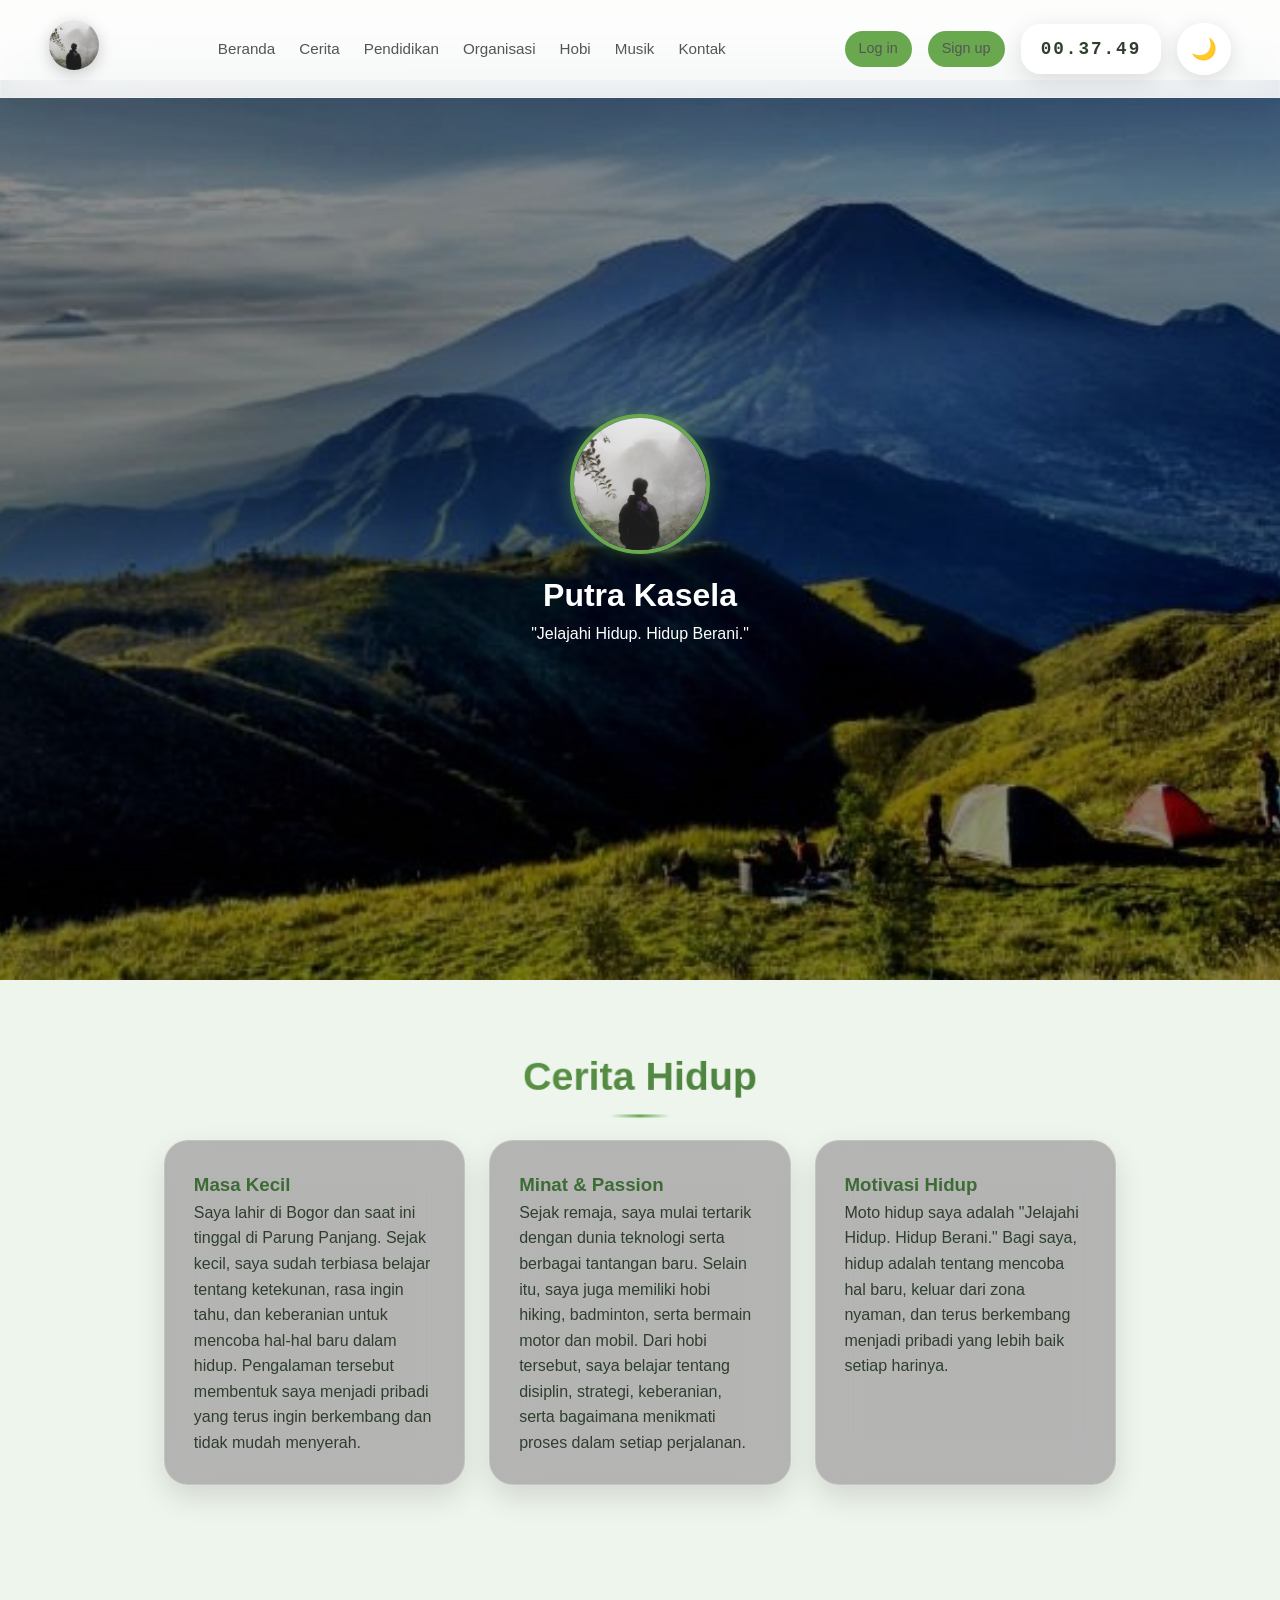
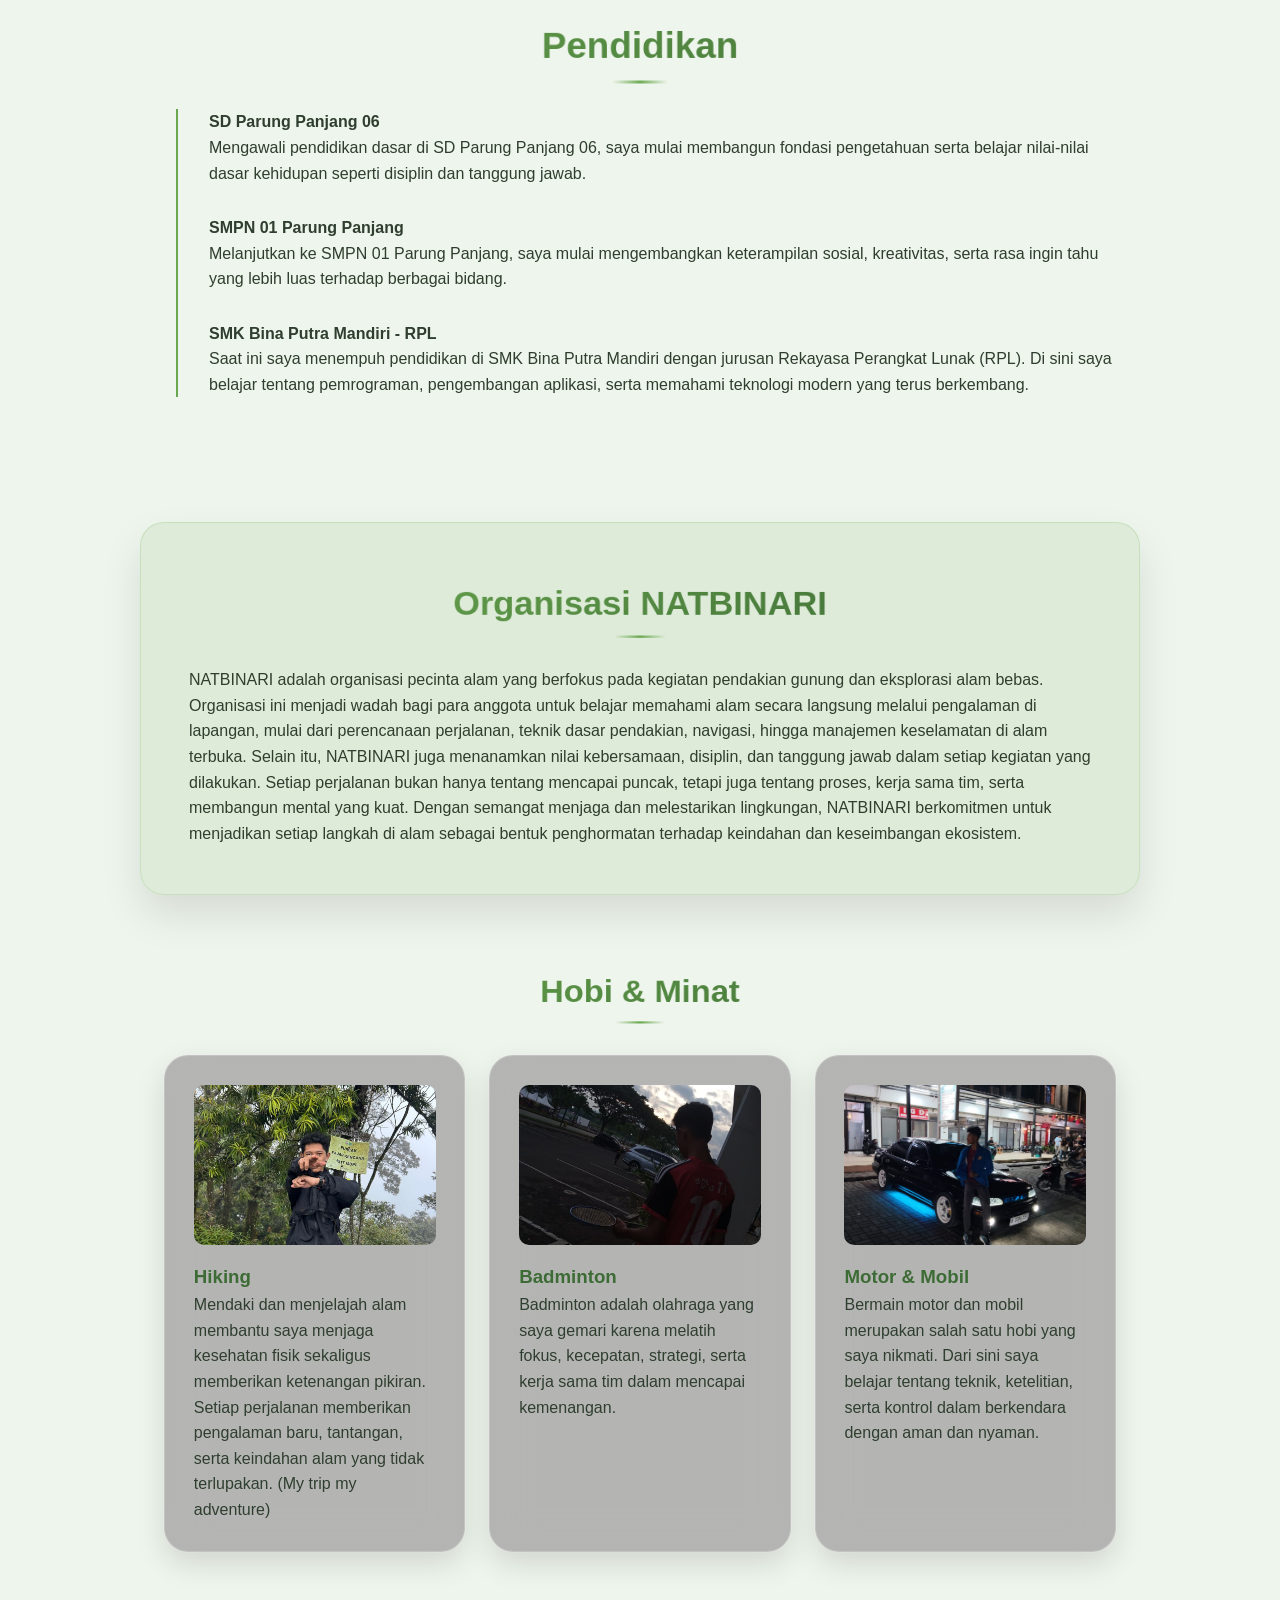
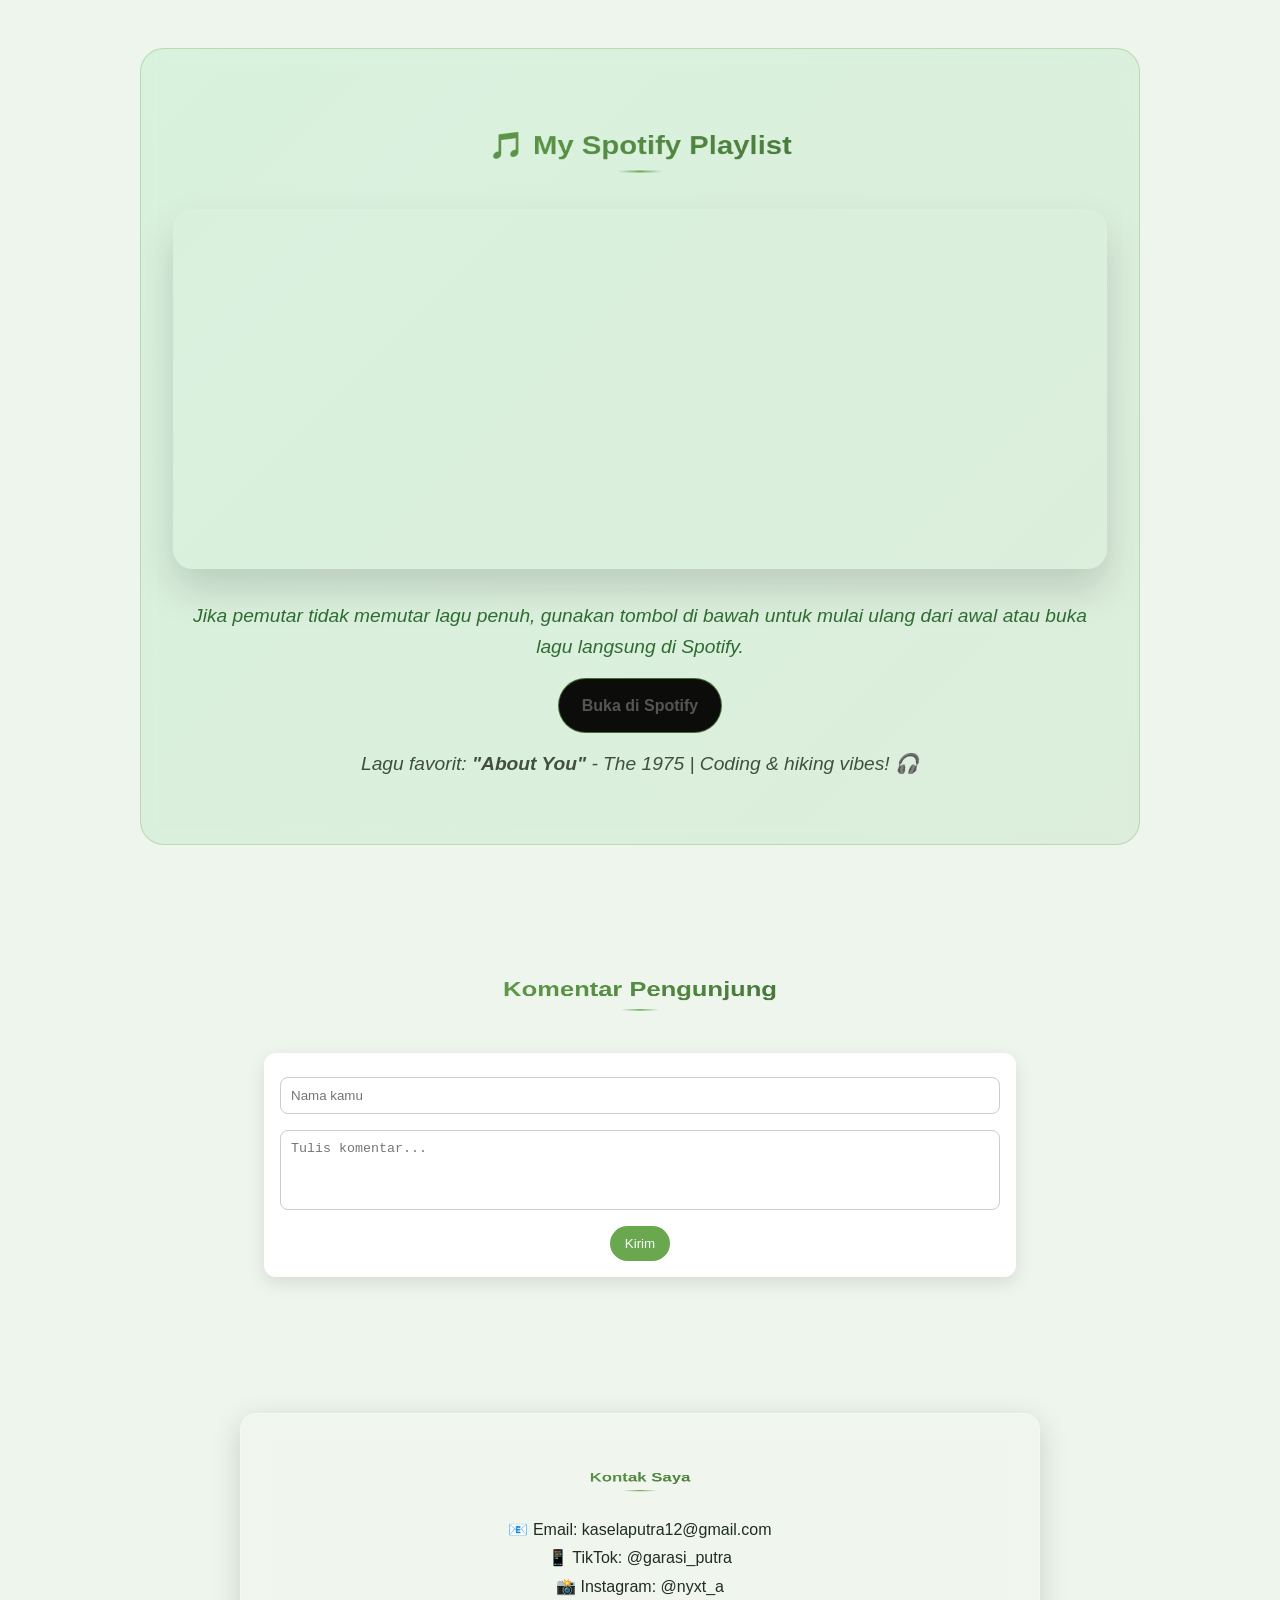
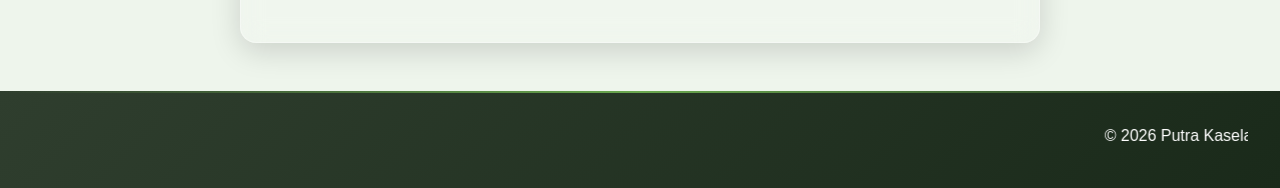
<file: index.html>
<!DOCTYPE html>
<html lang="id">
<head>
  <meta charset="UTF-8">
  <meta name="viewport" content="width=device-width, initial-scale=1.0">
  <title>Putra Kasela - Portofolio Visual</title>
  <link href="css/style.css" rel="stylesheet">
  <script src="js/particles.js" defer></script>
  <script src="js/parallax.js" defer></script>
</head>
<body>

<nav>
  <div class="logo">
  <img src="image/c15c3435-eb55-4269-9951-3d32040a3380.jpg" alt="Logo Putra">
</div>

  <div class="menu">
    <a href="#home">Beranda</a>
    <a href="#story">Cerita</a>
    <a href="#education">Pendidikan</a>
    <a href="#org">Organisasi</a>
    <a href="#hobbies">Hobi</a>
    <a href="#music">Musik</a>
    <a href="#contact">Kontak</a>
  </div>

  <div class="right">
    <a href="halaman/login.html" class="signin">Log in</a>
    <a href="#" class="signup">Sign up</a>
    <div id="live-clock" class="live-clock"></div>
    <button id="theme-toggle" class="theme-btn" title="Toggle Dark Mode">🌙</button>
  </div>
</nav>

<header id="home">
  <img src="image/c15c3435-eb55-4269-9951-3d32040a3380.jpg" class="profile">
  <h1>Putra Kasela</h1>
  <p>"Jelajahi Hidup. Hidup Berani."</p>
</header>

<section id="story">
  <h2>Cerita Hidup</h2>
  <div class="story">
    <div class="card">
      <h3>Masa Kecil</h3>
      <p>Saya lahir di Bogor dan saat ini tinggal di Parung Panjang. Sejak kecil, saya sudah terbiasa belajar tentang ketekunan, rasa ingin tahu, dan keberanian untuk mencoba hal-hal baru dalam hidup. Pengalaman tersebut membentuk saya menjadi pribadi yang terus ingin berkembang dan tidak mudah menyerah.</p>
    </div>
    <div class="card">
      <h3>Minat & Passion</h3>
      <p>Sejak remaja, saya mulai tertarik dengan dunia teknologi serta berbagai tantangan baru. Selain itu, saya juga memiliki hobi hiking, badminton, serta bermain motor dan mobil. Dari hobi tersebut, saya belajar tentang disiplin, strategi, keberanian, serta bagaimana menikmati proses dalam setiap perjalanan.</p>
    </div>
    <div class="card">
      <h3>Motivasi Hidup</h3>
      <p>Moto hidup saya adalah "Jelajahi Hidup. Hidup Berani." Bagi saya, hidup adalah tentang mencoba hal baru, keluar dari zona nyaman, dan terus berkembang menjadi pribadi yang lebih baik setiap harinya.</p>
    </div>
  </div>
</section>

<section id="education">
  <h2>Pendidikan</h2>
  <div class="timeline">
    <div class="timeline-item">
      <h4>SD Parung Panjang 06</h4>
      <p>Mengawali pendidikan dasar di SD Parung Panjang 06, saya mulai membangun fondasi pengetahuan serta belajar nilai-nilai dasar kehidupan seperti disiplin dan tanggung jawab.</p>
    </div>
    <div class="timeline-item">
      <h4>SMPN 01 Parung Panjang</h4>
      <p>Melanjutkan ke SMPN 01 Parung Panjang, saya mulai mengembangkan keterampilan sosial, kreativitas, serta rasa ingin tahu yang lebih luas terhadap berbagai bidang.</p>
    </div>
    <div class="timeline-item">
      <h4>SMK Bina Putra Mandiri - RPL</h4>
      <p>Saat ini saya menempuh pendidikan di SMK Bina Putra Mandiri dengan jurusan Rekayasa Perangkat Lunak (RPL). Di sini saya belajar tentang pemrograman, pengembangan aplikasi, serta memahami teknologi modern yang terus berkembang.</p>
    </div>
  </div>
</section>

<section id="org">
  <h2>Organisasi NATBINARI</h2>
  <p>NATBINARI adalah organisasi pecinta alam yang berfokus pada kegiatan pendakian gunung dan eksplorasi alam bebas. Organisasi ini menjadi wadah bagi para anggota untuk belajar memahami alam secara langsung melalui pengalaman di lapangan, mulai dari perencanaan perjalanan, teknik dasar pendakian, navigasi, hingga manajemen keselamatan di alam terbuka. Selain itu, NATBINARI juga menanamkan nilai kebersamaan, disiplin, dan tanggung jawab dalam setiap kegiatan yang dilakukan. Setiap perjalanan bukan hanya tentang mencapai puncak, tetapi juga tentang proses, kerja sama tim, serta membangun mental yang kuat. Dengan semangat menjaga dan melestarikan lingkungan, NATBINARI berkomitmen untuk menjadikan setiap langkah di alam sebagai bentuk penghormatan terhadap keindahan dan keseimbangan ekosistem.</p>
</section>

<section id="hobbies">
  <h2>Hobi & Minat</h2>
  <div class="story">
    <div class="card">
      <img src="image/70551af3-279e-40dd-a025-d53fd9099fa7.jpg" alt="Hiking">
      <h3>Hiking</h3>
      <p>Mendaki dan menjelajah alam membantu saya menjaga kesehatan fisik sekaligus memberikan ketenangan pikiran. Setiap perjalanan memberikan pengalaman baru, tantangan, serta keindahan alam yang tidak terlupakan. (My trip my adventure)</p>
    </div>
    <div class="card">
      <img src="image/WhatsApp Image 2026-04-02 at 08.30.41.jpeg" alt="Badminton">
      <h3>Badminton</h3>
      <p>Badminton adalah olahraga yang saya gemari karena melatih fokus, kecepatan, strategi, serta kerja sama tim dalam mencapai kemenangan.</p>
    </div>
    <div class="card">
      <img src="image/WhatsApp Image 2026-04-02 at 08.30.40.jpeg" alt="Motor & Mobil">
      <h3>Motor & Mobil</h3>
      <p>Bermain motor dan mobil merupakan salah satu hobi yang saya nikmati. Dari sini saya belajar tentang teknik, ketelitian, serta kontrol dalam berkendara dengan aman dan nyaman.</p>
    </div>
  </div>
</section>

<section id="music">
  <h2>🎵 My Spotify Playlist</h2>
  <div class="spotify-container">
    <iframe id="spotifyFrame" src="https://open.spotify.com/embed/track/3hEfpBHxgieRLz4t3kLNEg?utm_source=generator&theme=0" width="100%" height="352" frameBorder="0" allowfullscreen="" allow="accelerometer; autoplay; clipboard-write; encrypted-media; gyroscope; picture-in-picture; web-share" loading="lazy"></iframe>
  </div>
  <div class="audio-note">
    <p>Jika pemutar tidak memutar lagu penuh, gunakan tombol di bawah untuk mulai ulang dari awal atau buka lagu langsung di Spotify.</p>
    <div class="audio-actions">
     
      <a class="spotify-link" href="https://open.spotify.com/track/3hEfpBHxgieRLz4t3kLNEg" target="_blank" rel="noopener">Buka di Spotify</a>
    </div>
  </div>
  <p>Lagu favorit: <strong>"About You"</strong> - The 1975 | Coding & hiking vibes! 🎧</p>
</section>

<section id="comments">
  <h2>Komentar Pengunjung</h2>

  <div class="comment-box">
    <input type="text" id="name" placeholder="Nama kamu">
    <textarea id="comment" placeholder="Tulis komentar..."></textarea>
    <button onclick="addComment()">Kirim</button>
    <div id="notif"></div>
  </div>

</section>

<section id="contact">
  <h2>Kontak Saya</h2>

  <p>📧 Email: kaselaputra12@gmail.com</p>
  <p>📱 TikTok: @garasi_putra</p>
  <p>📸 Instagram: @nyxt_a</p>
</section>

<footer>
  <marquee behavior="40" ><p>&copy; 2026 Putra Kasela | Welcome my website</p></marquee>
</footer>

<script src="js/addcomment.js"></script>

<script>
document.addEventListener('DOMContentLoaded', () => {
  const toggle = document.getElementById('theme-toggle');
  const clockEl = document.getElementById('live-clock');
  const html = document.documentElement;
  
  // Live Clock
  function updateClock() {
    const now = new Date();
    const timeString = now.toLocaleTimeString('id-ID', { 
      hour12: false,
      hour: '2-digit',
      minute: '2-digit',
      second: '2-digit'
    });
    clockEl.textContent = timeString;
  }
  updateClock();
  setInterval(updateClock, 1000);
  
  // Theme Toggle
  const savedTheme = localStorage.getItem('theme');
  if (savedTheme) {
    html.setAttribute('data-theme', savedTheme);
    toggle.textContent = savedTheme === 'dark' ? '☀️' : '🌙';
  } else if (window.matchMedia('(prefers-color-scheme: dark)').matches) {
    html.setAttribute('data-theme', 'dark');
    toggle.textContent = '☀️';
  }
  
  toggle.addEventListener('click', () => {
    const current = html.getAttribute('data-theme');
    const newTheme = current === 'dark' ? 'light' : 'dark';
    html.setAttribute('data-theme', newTheme);
    localStorage.setItem('theme', newTheme);
    toggle.textContent = newTheme === 'dark' ? '☀️' : '🌙';
  });

  const resetSongBtn = document.getElementById('resetSong');
  const spotifyFrame = document.getElementById('spotifyFrame');
  if (resetSongBtn && spotifyFrame) {
    resetSongBtn.addEventListener('click', () => {
      const src = spotifyFrame.src;
      spotifyFrame.src = '';
      setTimeout(() => { spotifyFrame.src = src; }, 10);
    });
  }
});
</script>

</body>
</html>
</file>
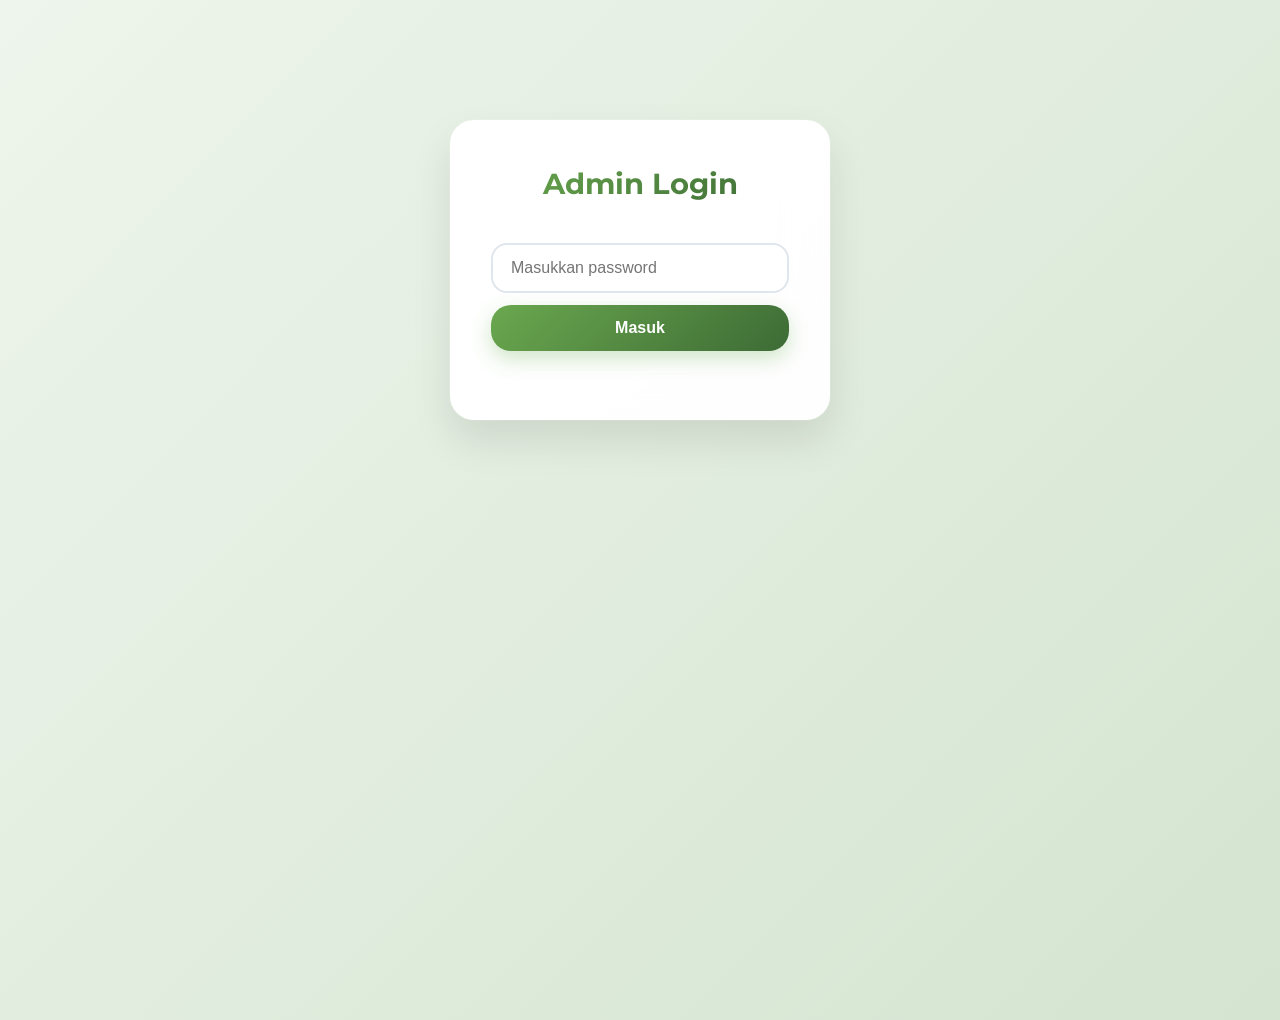
<file: halaman/admin.html>
<!DOCTYPE html>
<html lang="id">
<head>
  <meta charset="UTF-8">
  <meta name="viewport" content="width=device-width, initial-scale=1.0">
  <meta name="theme-color" content="#6aa84f">
  <title>Admin Dashboard - Kelola Komentar</title>

<link rel="stylesheet" href="../css/adminstyle.css">
  <link href="https://fonts.googleapis.com/css2?family=Montserrat:wght@400;500;600;700&display=swap" rel="stylesheet">
  <link rel="stylesheet" href="https://cdnjs.cloudflare.com/ajax/libs/font-awesome/6.4.0/css/all.min.css">
</head>

<body>

<div id="loginBox" class="login-box">
  <h2>Admin Login</h2>
  <input type="password" id="password" placeholder="Masukkan password">
  <button onclick="login()">Masuk</button>
  <p id="error"></p>
</div>

<div id="adminPanel" style="display:none;">
  <div class="admin-container">
  <a href="../index.html" class="back-btn">
    <i class="fas fa-arrow-left"></i>
    <span>Kembali ke Home</span>
  </a>
    <h1>Admin Panel Komentar</h1>

    <div class="toolbar">
      <div class="search-wrapper">
        <i class="fas fa-search search-icon"></i>
        <input type="text" id="search" placeholder="Cari nama atau komentar...">
      </div>
      <button onclick="loadKomentar()" class="btn-refresh"><i class="fas fa-sync-alt"></i></button>
      <button onclick="toggleDarkMode()" class="btn-dark" id="darkToggle"><i class="fas fa-moon"></i></button>
    </div>

    <div id="adminList" class="comment-grid"></div>
  </div>
</div>

<script src="../js/admin.js"></script>

</body>
</html>
</file>
<file: css/style.css>
:root {
  --bg-primary: #eef5ec;
  --bg-secondary: white;
  --text-primary: #2f3e2e;
  --text-secondary: #555;
  --accent: #6aa84f;
  --accent-dark: #3d6b35;
  --shadow: rgba(0,0,0,0.12);
  --glass-bg: rgba(255,255,255,0.85);
  --glass-border: rgba(255,255,255,0.2);
}

[data-theme="dark"] {
  --bg-primary: #1a1a1a;
  --bg-secondary: #2a2a2a;
  --text-primary: #e0e0e0;
  --text-secondary: #b0b0b0;
  --accent: #4caf50;
  --accent-dark: #66bb6a;
  --shadow: rgba(0,0,0,0.5);
  --glass-bg: rgba(0,0,0,0.4);
  --glass-border: rgba(255,255,255,0.1);
}

* { margin: 0; padding: 0; box-sizing: border-box; }

body { 
  font-family: 'Montserrat', sans-serif; 
  background: var(--bg-primary); 
  color: var(--text-primary); 
  line-height: 1.6; 
  scroll-behavior: smooth; 
  padding-top: 80px;
  animation: fadeScaleIn 1.2s cubic-bezier(0.25, 0.46, 0.45, 0.94);
  transition: background 0.3s ease, color 0.3s ease;
}

[data-theme="dark"] * {
  color: #ffffff !important;
}

@keyframes fadeScaleIn {
  0% { opacity: 0; transform: scale(0.95); }
  50% { opacity: 0.8; transform: scale(1.02); }
  100% { opacity: 1; transform: scale(1); }
}

@keyframes fadeIn {
  from { opacity: 0; }
  to { opacity: 1; }
}

a { text-decoration: none; color: inherit; }

/* NAVBAR DRIBBBLE STYLE */
nav {
  position: fixed;
  top: 0;
  width: 100%;
  background: var(--glass-bg);
  backdrop-filter: blur(30px);
  -webkit-backdrop-filter: blur(30px);
  border: 1px solid var(--glass-border);
  display: flex;
  justify-content: space-between;
  align-items: center;
  padding: 1.2rem 3rem;
  box-shadow: 0 12px 40px var(--shadow);
  z-index: 1000;
  animation: slideDownNav 0.8s cubic-bezier(0.68, -0.55, 0.265, 1.55) 0.3s both;
  transition: all 0.3s ease;
}

@keyframes slideDownNav {
  from { transform: translateY(-30px); opacity: 0; }
  to { transform: translateY(0); opacity: 1; }
}

/* LOGO */
nav .logo img {
  height: 50px;      /* ukuran logo */
  width: 50px;
  object-fit: cover;
  border-radius: 50%; /* biar bulat (opsional) */
  box-shadow: 0 4px 16px rgba(0,0,0,0.2);
}

/* MENU TENGAH */
nav .menu {
  display: flex;
  gap: 1.5rem;
}

nav .menu a {
  font-size: 0.95rem;
  color: var(--text-secondary);
  position: relative;
  transition: 0.3s;
}

/* HOVER UNDERLINE */
nav .menu a::after {
  content: '';
  position: absolute;
  bottom: -4px;
  left: 0;
  width: 0%;
  height: 2px;
  background: var(--accent);
  transition: 0.3s;
}

nav .menu a:hover::after {
  width: 100%;
}

nav .menu a:hover {
  color: var(--text-primary);
}

/* RIGHT SIDE */
nav .right {
  display: flex;
  align-items: center;
  gap: 1rem;
}

nav .right a {
  font-size: 0.9rem;
  color: var(--text-secondary);
}

.theme-btn {
  background: var(--glass-bg);
  border: 1px solid var(--glass-border);
  font-size: 1.3rem;
  cursor: pointer;
  padding: 0.8rem;
  border-radius: 50%;
  transition: all 0.3s cubic-bezier(0.68, -0.55, 0.265, 1.55);
  backdrop-filter: blur(20px);
  box-shadow: 0 4px 20px var(--shadow);
  min-width: 48px;
  min-height: 48px;
  display: flex;
  align-items: center;
  justify-content: center;
}

.theme-btn:hover {
  transform: translateY(-2px) scale(1.05);
  box-shadow: 0 8px 30px var(--shadow);
}

[data-theme="dark"] .theme-btn {
  background: var(--glass-bg);
}

.live-clock {
  background: var(--glass-bg);
  border: 1px solid var(--glass-border);
  border-radius: 20px;
  padding: 0.6rem 1.2rem;
  font-family: 'Digital-7', monospace;
  font-size: 1.1rem;
  font-weight: bold;
  color: var(--text-primary);
  backdrop-filter: blur(20px);
  box-shadow: 0 6px 25px var(--shadow);
  transition: all 0.3s ease;
  min-width: 140px;
  text-align: center;
  letter-spacing: 2px;
}

.live-clock:hover {
  transform: scale(1.05);
  box-shadow: 0 10px 35px var(--shadow);
}

[data-theme="dark"] .live-clock {
  color: #ffffff;
  background: rgba(0,0,0,0.6);
}

/* BUTTON SIGNUP */
nav .signin {
  background: #6aa84f;
  color: white;
  padding: 6px 14px;
  border-radius: 20px;
  transition: 0.3s;
}

nav .signin:hover {
  background: #3d6b35;
}

nav .signup {
  background: #6aa84f;
  color: white;
  padding: 6px 14px;
  border-radius: 20px;
  transition: 0.3s;
}

nav .signup:hover {
  background: #3d6b35;
}



/* HEADER */
header#home {
  height: 100vh;
  position: relative;
  overflow: hidden;
  display: flex;
  justify-content: center;
  align-items: center;
  flex-direction: column;
  text-align: center;
  color: white;
}

header::before {
  content: '';
  position: absolute;
  top: 0;
  left: 0;
  right: 0;
  bottom: 0;
  background: linear-gradient(rgba(0,0,0,0.45), rgba(0,0,0,0.45)), 
              url('../image/Gunung Prau_Sanggar Ilmu Indonesia.jpg') no-repeat center center/cover;
  z-index: -1;
}

#particles {
  position: absolute;
  top: 0;
  left: 0;
  z-index: 1;
  pointer-events: none;
}

.hero-bg {
  will-change: transform;
}

header img.profile {
  width: 140px;
  height: 140px;
  border-radius: 50%;
  border: 4px solid #6aa84f;
  object-fit: cover;
  margin-bottom: 1rem;
  animation: bounceIn 1s cubic-bezier(0.68, -0.55, 0.265, 1.55) 0.5s both;
  box-shadow: 0 0 20px rgba(106, 168, 79, 0.5);
}

@keyframes bounceIn {
  0% { transform: scale(0) rotateY(-90deg); opacity: 0; }
  50% { transform: scale(1.2) rotateY(10deg); opacity: 0.7; }
  70% { transform: scale(0.95) rotateY(-5deg); }
  100% { transform: scale(1) rotateY(0); opacity: 1; }
}

@keyframes zoomIn {
  from { transform: scale(0.7); opacity: 0; }
  to { transform: scale(1); opacity: 1; }
}

@keyframes zoomIn {
  from { transform: scale(0.7); opacity: 0; }
  to { transform: scale(1); opacity: 1; }
}

header h1 {
  animation: slideScaleShimmer 1.2s cubic-bezier(0.25, 0.46, 0.45, 0.94) 0.8s both;
  position: relative;
}

header h1::after {
  content: '';
  position: absolute;
  bottom: -10px;
  left: 50%;
  transform: translateX(-50%);
  width: 0;
  height: 3px;
  background: linear-gradient(90deg, transparent, #6aa84f, transparent);
  animation: shimmerLine 1.5s ease-in-out 1s infinite;
}

@keyframes slideScaleShimmer {
  0% { transform: translateY(-40px) scale(0.8); opacity: 0; letter-spacing: -0.05em; }
  50% { transform: translateY(10px) scale(1.05); opacity: 0.8; letter-spacing: 0.02em; }
  100% { transform: translateY(0) scale(1); opacity: 1; letter-spacing: 0; }
}

@keyframes shimmerLine {
  0%, 100% { width: 0; }
  50% { width: 80px; }
}

header p {
  animation: fadeGlowUp 1.5s ease-out 1.2s both;
  filter: blur(0);
}

@keyframes fadeGlowUp {
  0% { opacity: 0; transform: translateY(20px); filter: blur(5px); text-shadow: 0 0 10px rgba(106,168,79,0); }
  50% { opacity: 0.7; transform: translateY(-5px); filter: blur(1px); text-shadow: 0 0 20px rgba(106,168,79,0.5); }
  100% { opacity: 1; transform: translateY(0); filter: blur(0); text-shadow: 0 0 0 rgba(106,168,79,0); }
}

@keyframes slideDown {
  from { transform: translateY(-30px); opacity: 0; }
  to { transform: translateY(0); opacity: 1; }
}

/* SECTION */
section { 
  padding: 4rem 1.5rem; 
  max-width: 1000px; 
  margin: auto; 
  opacity: 0;
  transform: translateY(50px) scale(0.95) rotateX(10deg);
  animation: bounceRotateUp 1s cubic-bezier(0.68, -0.55, 0.265, 1.55) forwards;
}

section:nth-of-type(1) { animation-delay: 1.8s; }
section:nth-of-type(2) { animation-delay: 2.1s; }
section:nth-of-type(3) { animation-delay: 2.4s; }
section:nth-of-type(4) { animation-delay: 2.7s; }
section:nth-of-type(5) { animation-delay: 3s; }

@keyframes bounceRotateUp {
  0% { opacity: 0; transform: translateY(50px) scale(0.95) rotateX(10deg); }
  60% { opacity: 0.8; transform: translateY(-10px) scale(1.02) rotateX(-2deg); }
  80% { transform: translateY(5px) scale(0.98) rotateX(1deg); }
  100% { opacity: 1; transform: translateY(0) scale(1) rotateX(0); }
}

@keyframes fadeUp {
  to {
    opacity: 1;
    transform: translateY(0);
  }
}

section h2 { 
  color: var(--text-primary);
  text-align: center; 
  margin-bottom: 2rem;
  font-size: 2.5rem;
  font-weight: 700;
  position: relative;
  background: linear-gradient(135deg, var(--accent), var(--accent-dark));
  -webkit-background-clip: text;
  background-clip: text;
  -webkit-text-fill-color: transparent;
  will-change: transform;
}

section h2::after {
  content: '';
  position: absolute;
  bottom: -10px;
  left: 50%;
  transform: translateX(-50%);
  width: 60px;
  height: 3px;
  background: linear-gradient(90deg, transparent, #6aa84f, transparent);
}

/* CARD */
#music {
  background: linear-gradient(135deg, rgba(30,215,96,0.1), rgba(76,175,80,0.1));
  padding: 4rem 2rem;
  border-radius: 24px;
  margin: 2rem auto;
  max-width: 1000px;
  text-align: center;
  border: 1px solid rgba(106,168,79,0.3);
  backdrop-filter: blur(10px);
}

.spotify-container {
  margin: 2rem 0;
  border-radius: 20px;
  overflow: hidden;
  box-shadow: 0 20px 40px rgba(0,0,0,0.15);
  transition: transform 0.3s ease;
}

.spotify-container:hover {
  transform: translateY(-5px);
}

.audio-note {
  margin-top: 1rem;
  font-size: 1rem;
  color: #1b5e20;
}

.audio-actions {
  margin-top: 1rem;
  display: flex;
  flex-wrap: wrap;
  justify-content: center;
  gap: 0.75rem;
}

.audio-actions button,
.audio-actions .spotify-link {
  padding: 0.85rem 1.4rem;
  border-radius: 999px;
  border: 1px solid rgba(106,168,79,0.6);
  background: rgba(0, 0, 0, 0.95);
  color: #555555;
  text-decoration: none;
  font-weight: 600;
  transition: transform 0.2s ease, box-shadow 0.2s ease, background 0.2s ease;
}

.audio-actions button:hover,
.audio-actions .spotify-link:hover {
  transform: translateY(-2px);
  box-shadow: 0 8px 18px rgba(0,0,0,0.12);
  background: #e8f5e9;
}

#music p {
  font-size: 1.2rem;
  font-style: italic;
  margin-top: 1rem;
  opacity: 0.9;
}

.story { 
  display: grid; 
  grid-template-columns: repeat(auto-fit, minmax(250px, 1fr)); 
  gap: 1.5rem; 
}

.card {
  background: rgba(170, 170, 170, 0.85);
  backdrop-filter: blur(20px);
  padding: 1.8rem;
  border-radius: 24px;
  border: 1px solid rgba(255,255,255,0.2);
  box-shadow: 0 12px 30px rgba(0,0,0,0.12), 0 0 0 1px rgba(255,255,255,0.2);
  transition: all 0.4s cubic-bezier(0.68, -0.55, 0.265, 1.55);
  position: relative;
  overflow: hidden;
}

.card::before {
  content: '';
  position: absolute;
  top: 0; left: 0; right: 0; bottom: 0;
  background: linear-gradient(135deg, rgba(106,168,79,0.05), transparent);
  opacity: 0;
  transition: opacity 0.3s ease;
  z-index: 0;
}

.card:hover::before {
  opacity: 1;
}

.card:hover {
  transform: translateY(-12px) rotateX(5deg) rotateY(5deg) scale(1.02);
  box-shadow: 0 25px 50px rgba(0,0,0,0.2), 0 0 0 1px rgba(255,255,255,0.4);
}

.card:hover {
  transform: translateY(-10px) scale(1.02);
  box-shadow: 0 12px 25px rgba(0,0,0,0.2);
}

.card h3 { color: var(--accent-dark); }

.card img {
  width: 100%;
  height: 160px;
  object-fit: cover;
  border-radius: 10px;
  margin-bottom: 0.6rem;
  transition: transform 0.4s ease;
}

.card:hover img {
  transform: scale(1.05);
}

/* TIMELINE */
.timeline { 
  position: relative; 
  padding-left: 25px; 
}

.timeline::before {
  content: '';
  position: absolute;
  left: 12px;
  top: 0;
  bottom: 0;
  width: 2px;
  background: #6aa84f;
}

.timeline-item {
  margin-bottom: 1.8rem;
  padding-left: 20px;
}

/* ORGANISASI */
#org {
  background: rgba(220, 234, 215, 0.9);
  backdrop-filter: blur(20px);
  padding: 3rem;
  border-radius: 24px;
  margin-top: 2rem;
  border: 1px solid rgba(106,168,79,0.2);
  transition: all 0.4s cubic-bezier(0.68, -0.55, 0.265, 1.55);
  box-shadow: 0 20px 40px rgba(0,0,0,0.1);
}

#org:hover {
  transform: translateY(-10px) scale(1.02);
  box-shadow: 0 30px 60px rgba(0,0,0,0.15);
}

#comments {
  max-width: 800px;
  margin: 3rem auto;
  text-align: center;
}

.comment-box {
  background: white;
  padding: 1rem;
  border-radius: 12px;
  box-shadow: 0 6px 18px rgba(0,0,0,0.1);
  margin-bottom: 1.5rem;
}

.comment-box input,
.comment-box textarea {
  width: 100%;
  margin: 0.5rem 0;
  padding: 10px;
  border-radius: 8px;
  border: 1px solid #ccc;
  outline: none;
}

.comment-box textarea {
  resize: none;
  height: 80px;
}

.comment-box button {
  background: #6aa84f;
  color: white;
  border: none;
  padding: 10px 15px;
  border-radius: 20px;
  cursor: pointer;
  transition: 0.3s;
}

.comment-box button:hover {
  background: #3d6b35;
}

.comment {
  background: #eef5ec;
  padding: 10px;
  margin: 10px 0;
  border-radius: 10px;
  text-align: left;
  word-wrap: break-word;
}

#commentList {
  max-height: 300px;
  overflow-y: auto;
  padding-right: 10px;
}

#notif {
  display: none;
  margin-top: 10px;
  padding: 10px;
  border-radius: 8px;
  font-size: 14px;
  background: #6aa84f;
  color: white;
  text-align: center;
}

#notif.error {
  background: #c0392b;
}

@keyframes fadeIn {
  from { opacity: 0; transform: translateY(-5px); }
  to { opacity: 1; transform: translateY(0); }
}

#contact {
  max-width: 800px;
  margin: 3rem auto;
  padding: 2.5rem;
  border-radius: 16px;
  text-align: center;

  background: rgba(255, 255, 255, 0.15);
  backdrop-filter: blur(12px);
  -webkit-backdrop-filter: blur(12px);

  border: 1px solid rgba(255, 255, 255, 0.3);
  box-shadow: 0 8px 30px rgba(0,0,0,0.15);

  color: #1f2d1f;
  transition: 0.3s ease;
}

#contact:hover {
  transform: translateY(-5px);
  box-shadow: 0 12px 40px rgba(0,0,0,0.25);
}

#contact h2 {
  margin-bottom: 1rem;
  font-size: 1.8rem;
  color: #2f3e2e;
}

/* teks kontak */
#contact p {
  font-size: 1rem;
  line-height: 1.8;
}

/* link sosial (kalau nanti kamu tambah) */
#contact a {
  color: #3d6b35;
  font-weight: bold;
  transition: 0.3s;
}

#contact a:hover {
  color: #6aa84f;
}

/* FOOTER */
footer {
  background: linear-gradient(135deg, #2f3e2e, #1a2a1a);
  color: white;
  text-align: center;
  padding: 2rem;
  position: relative;
}

footer::before {
  content: '';
  position: absolute;
  top: 0;
  left: 0;
  right: 0;
  height: 2px;
  background: linear-gradient(90deg, transparent, #6aa84f, transparent);
}
</file>
<file: css/adminstyle.css>
* { margin: 0; padding: 0; box-sizing: border-box; }

@import url('https://fonts.googleapis.com/css2?family=Montserrat:wght@300;400;500;600;700&display=swap');

body { 
  font-family: 'Montserrat', sans-serif; 
  background: linear-gradient(135deg, #eef5ec 0%, #d4e4d0 100%);
  color: #2f3e2e; 
  line-height: 1.6; 
  min-height: 100vh;
  animation: fadeScaleIn 1s cubic-bezier(0.25, 0.46, 0.45, 0.94);
  transition: background 0.3s ease, color 0.3s ease;
}

body.dark-mode {
  background: linear-gradient(135deg, #1a1a2e 0%, #16213e 100%);
  color: #e0e6ed;
}

@keyframes fadeScaleIn {
  0% { opacity: 0; transform: scale(0.98); }
  100% { opacity: 1; transform: scale(1); }
}

/* LOGIN */
.login-box {
  max-width: 380px;
  margin: 120px auto;
  padding: 2.5rem;
  background: rgba(255, 255, 255, 0.95);
  backdrop-filter: blur(20px);
  border-radius: 24px;
  text-align: center;
  box-shadow: 0 20px 40px rgba(0,0,0,0.1), 0 0 0 1px rgba(255,255,255,0.2);
  animation: floatIn 1s ease-out 0.3s both;
  border: 1px solid rgba(255,255,255,0.2);
  transform: perspective(1000px) rotateX(5deg);
}

@keyframes floatIn {
  0% { opacity: 0; transform: translateY(40px) scale(0.95) rotateX(10deg); }
  100% { opacity: 1; transform: translateY(0) scale(1) rotateX(0); }
}

.login-box h2 {
  margin-bottom: 1.5rem;
  font-weight: 700;
  font-size: 1.8rem;
  background: linear-gradient(135deg, #6aa84f, #3d6b35);
  -webkit-background-clip: text;
  -webkit-text-fill-color: transparent;
  background-clip: text;
}

.login-box input {
  width: 100%;
  padding: 14px 18px;
  margin: 12px 0;
  border-radius: 16px;
  border: 2px solid #e0e6ed;
  background: rgba(255,255,255,0.8);
  font-size: 1rem;
  transition: all 0.3s ease;
  backdrop-filter: blur(10px);
}

.login-box input:focus {
  outline: none;
  border-color: #6aa84f;
  box-shadow: 0 0 0 4px rgba(106,168,79,0.1);
  transform: scale(1.02);
}

.login-box button {
  background: linear-gradient(135deg, #6aa84f, #3d6b35);
  color: white;
  border: none;
  padding: 14px;
  border-radius: 20px;
  cursor: pointer;
  width: 100%;
  font-weight: 600;
  font-size: 1rem;
  transition: all 0.3s cubic-bezier(0.68, -0.55, 0.265, 1.55);
  box-shadow: 0 8px 20px rgba(106,168,79,0.3);
  position: relative;
  overflow: hidden;
}

.login-box button::before {
  content: '';
  position: absolute;
  top: 0; left: -100%;
  width: 100%; height: 100%;
  background: linear-gradient(90deg, transparent, rgba(255,255,255,0.3), transparent);
  transition: left 0.6s;
}

.login-box button:hover::before {
  left: 100%;
}

.login-box button:hover {
  transform: translateY(-3px) scale(1.02);
  box-shadow: 0 12px 25px rgba(106,168,79,0.4);
}

.login-box button:active {
  transform: translateY(-1px) scale(1);
}

#error {
  color: #ef5350;
  font-size: 0.9rem;
  margin-top: 8px;
  min-height: 20px;
}

body.dark-mode .login-box {
  background: rgba(30,30,46,0.95);
  border-color: rgba(255,255,255,0.1);
}

body.dark-mode .login-box input {
  background: rgba(50,50,70,0.8);
  border-color: #4a5568;
  color: #e2e8f0;
}

/* ADMIN CONTAINER */
.admin-container {
  max-width: 1200px;
  margin: auto;
  padding: 2rem;
  animation: slideUp 0.8s ease-out 0.2s both;
  opacity: 0;
  transform: translateY(30px);
}

@keyframes slideUp {
  to { opacity: 1; transform: translateY(0); }
}

.admin-container h1 {
  text-align: center;
  font-size: 2.5rem;
  font-weight: 700;
  margin: 1rem 0 2rem;
  background: linear-gradient(135deg, #6aa84f 0%, #3d6b35 100%);
  -webkit-background-clip: text;
  background-clip: text;
  -webkit-text-fill-color: transparent;
}

body.dark-mode .admin-container h1 {
  background: linear-gradient(135deg, #ffffff, #e0e6ed);
  -webkit-background-clip: text;
  background-clip: text;
  -webkit-text-fill-color: transparent;
}

/* BACK BTN */
.back-btn {
  display: inline-flex;
  align-items: center;
  gap: 10px;
  padding: 12px 20px;
  margin-bottom: 2rem;
  background: linear-gradient(135deg, rgba(106,168,79,0.1), rgba(61,107,53,0.1));
  color: #6aa84f;
  text-decoration: none;
  border-radius: 50px;
  font-weight: 600;
  font-size: 0.95rem;
  border: 2px solid rgba(106,168,79,0.2);
  transition: all 0.3s cubic-bezier(0.68, -0.55, 0.265, 1.55);
  box-shadow: 0 4px 15px rgba(106,168,79,0.15);
  backdrop-filter: blur(10px);
}

.back-btn:hover {
  background: linear-gradient(135deg, #6aa84f, #3d6b35);
  color: white;
  transform: translateY(-4px) scale(1.05);
  box-shadow: 0 8px 25px rgba(106,168,79,0.35);
}

.back-btn:active {
  transform: translateY(-2px) scale(1.02);
}

body.dark-mode .back-btn {
  background: linear-gradient(135deg, rgba(76,175,80,0.2), rgba(129,199,132,0.2));
  color: #81c784;
  border-color: rgba(76,175,80,0.3);
}

body.dark-mode .back-btn:hover {
  background: linear-gradient(135deg, #81c784, #4caf50);
}

/* TOOLBAR */
.toolbar {
  display: flex;
  gap: 12px;
  margin-bottom: 2.5rem;
  align-items: center;
  flex-wrap: wrap;
  padding: 1rem;
  background: rgba(255,255,255,0.6);
  border-radius: 20px;
  backdrop-filter: blur(20px);
  border: 1px solid rgba(255,255,255,0.2);
  box-shadow: 0 8px 32px rgba(0,0,0,0.08);
  animation: slideInLeft 0.6s ease-out both;
}

@keyframes slideInLeft {
  from { opacity: 0; transform: translateX(-30px); }
  to { opacity: 1; transform: translateX(0); }
}

.search-wrapper {
  position: relative;
  flex: 1;
  min-width: 250px;
}

.search-icon {
  position: absolute;
  left: 16px;
  top: 50%;
  transform: translateY(-50%);
  color: #6aa84f;
  font-size: 1.1rem;
  z-index: 2;
  transition: color 0.3s ease;
}

#search {
  width: 100%;
  padding: 14px 16px 14px 50px;
  border-radius: 16px;
  border: 2px solid #e0e6ed;
  background: rgba(255,255,255,0.9);
  font-size: 1rem;
  transition: all 0.3s ease;
  backdrop-filter: blur(10px);
}

#search:focus {
  outline: none;
  border-color: #6aa84f;
  box-shadow: 0 0 0 4px rgba(106,168,79,0.15);
  transform: translateY(-2px);
}

.btn-refresh, .btn-dark {
  padding: 14px 18px;
  border: none;
  border-radius: 16px;
  cursor: pointer;
  font-size: 1rem;
  font-weight: 500;
  transition: all 0.3s cubic-bezier(0.68, -0.55, 0.265, 1.55);
  box-shadow: 0 4px 12px rgba(0,0,0,0.1);
  background: linear-gradient(135deg, rgba(106,168,79,0.1), rgba(61,107,53,0.1));
  color: #6aa84f;
  border: 2px solid rgba(106,168,79,0.2);
  width: 52px;
  height: 52px;
  display: flex;
  align-items: center;
  justify-content: center;
  position: relative;
  overflow: hidden;
}

.btn-refresh:hover, .btn-dark:hover {
  transform: translateY(-4px) scale(1.08);
  box-shadow: 0 8px 20px rgba(106,168,79,0.3);
  background: linear-gradient(135deg, #6aa84f, #3d6b35);
  color: white;
  border-color: #6aa84f;
}

.btn-refresh:active, .btn-dark:active {
  transform: translateY(-2px) scale(1.04);
}

body.dark-mode .toolbar {
  background: rgba(50,50,70,0.8);
  border-color: rgba(255,255,255,0.1);
}

body.dark-mode #search {
  background: rgba(70,70,90,0.9);
  border-color: #4a5568;
  color: #e2e8f0;
}

body.dark-mode .search-icon {
  color: #81c784;
}

/* COMMENT GRID */
.comment-grid {
  display: grid;
  gap: 20px;
  grid-template-columns: repeat(auto-fill, minmax(380px, 1fr));
  animation: fadeInUp 0.8s ease-out both;
}

@keyframes fadeInUp {
  from { opacity: 0; transform: translateY(40px); }
  to { opacity: 1; transform: translateY(0); }
}

.comment-card {
  background: rgba(255,255,255,0.9);
  backdrop-filter: blur(20px);
  padding: 1.8rem;
  border-radius: 24px;
  box-shadow: 0 12px 30px rgba(0,0,0,0.12), 0 0 0 1px rgba(255,255,255,0.2);
  transition: all 0.4s cubic-bezier(0.68, -0.55, 0.265, 1.55);
  border: 1px solid rgba(255,255,255,0.3);
  position: relative;
  overflow: hidden;
  transform-style: preserve-3d;
}

.comment-card::before {
  content: '';
  position: absolute;
  top: 0; left: 0; right: 0; bottom: 0;
  background: linear-gradient(135deg, rgba(106,168,79,0.05), transparent);
  opacity: 0;
  transition: opacity 0.3s ease;
  z-index: 0;
}

.comment-card:hover::before {
  opacity: 1;
}

.comment-card:hover {
  transform: translateY(-12px) rotateX(5deg) rotateY(5deg) scale(1.02);
  box-shadow: 0 25px 50px rgba(0,0,0,0.2), 0 0 0 1px rgba(255,255,255,0.4);
}

.comment-header {
  display: flex;
  justify-content: space-between;
  align-items: flex-start;
  margin-bottom: 1rem;
  position: relative;
  z-index: 2;
}

.comment-author {
  font-weight: 700;
  font-size: 1.1rem;
  background: linear-gradient(135deg, #6aa84f, #3d6b35);
  -webkit-background-clip: text;
  background-clip: text;
  -webkit-text-fill-color: transparent;
}

.comment-date {
  font-size: 0.85rem;
  color: #6b7280;
  font-weight: 500;
}

.comment-text {
  margin-bottom: 1.5rem;
  font-size: 1rem;
  line-height: 1.6;
  color: #374151;
  position: relative;
  z-index: 2;
  word-break: break-word;
}

.comment-actions {
  position: relative;
  z-index: 2;
}

.btn-delete {
  background: linear-gradient(135deg, #ef5350, #d32f2f);
  color: white;
  border: none;
  padding: 10px 18px;
  border-radius: 16px;
  cursor: pointer;
  font-weight: 600;
  font-size: 0.9rem;
  transition: all 0.3s cubic-bezier(0.68, -0.55, 0.265, 1.55);
  box-shadow: 0 4px 12px rgba(239,83,80,0.3);
  position: relative;
  overflow: hidden;
  width: 100%;
}

.btn-delete::before {
  content: '';
  position: absolute;
  top: 0; left: -100%;
  width: 100%; height: 100%;
  background: linear-gradient(90deg, transparent, rgba(255,255,255,0.2), transparent);
  transition: left 0.5s;
}

.btn-delete:hover::before {
  left: 100%;
}

.btn-delete:hover {
  transform: translateY(-2px) scale(1.05);
  box-shadow: 0 8px 20px rgba(239,83,80,0.4);
}

.btn-delete:active {
  transform: translateY(0) scale(0.98);
}

/* EMPTY STATE */
.empty-state {
  text-align: center;
  padding: 4rem 2rem;
  color: #6b7280;
  font-size: 1.1rem;
}

.empty-state p {
  margin: 0;
}

/* SKELETON LOADER */
.skeleton-loader {
  display: grid;
  gap: 20px;
}

.skeleton {
  height: 120px;
  background: linear-gradient(90deg, #f0f0f0 25%, #e0e0e0 50%, #f0f0f0 75%);
  background-size: 200% 100%;
  animation: loading 1.5s infinite;
  border-radius: 16px;
}

@keyframes loading {
  0% { background-position: 200% 0; }
  100% { background-position: -200% 0; }
}

/* SHAKE ANIM */
@keyframes shake {
  0%, 100% { transform: translateX(0); }
  10%, 30%, 50%, 70%, 90% { transform: translateX(-5px); }
  20%, 40%, 60%, 80% { transform: translateX(5px); }
}

/* RESPONSIVE */
@media (max-width: 768px) {
  .admin-container {
    padding: 1rem;
  }
  
  .toolbar {
    flex-direction: column;
    gap: 12px;
  }
  
  .search-wrapper {
    min-width: auto;
  }
  
  .comment-grid {
    grid-template-columns: 1fr;
    gap: 16px;
  }
  
  .login-box {
    margin: 60px 1rem;
    padding: 2rem;
  }
}

/* DARK MODE */
body.dark-mode .comment-card {
  background: rgba(50,50,70,0.9);
  border-color: rgba(255,255,255,0.1);
  box-shadow: 0 12px 30px rgba(0,0,0,0.4);
}

body.dark-mode .comment-author {
  background: linear-gradient(135deg, #81c784, #4caf50);
  -webkit-background-clip: text;
  background-clip: text;
  -webkit-text-fill-color: transparent;
}

body.dark-mode .comment-text {
  color: #e0e6ed;
}

body.dark-mode .comment-date {
  color: #94a3b8;
}

body.dark-mode .toolbar {
  background: rgba(50,50,70,0.8);
  border-color: rgba(255,255,255,0.1);
}

body.dark-mode .btn-refresh, body.dark-mode .btn-dark {
  background: linear-gradient(135deg, rgba(76,175,80,0.2), rgba(129,199,132,0.2));
  color: #81c784;
  border-color: rgba(76,175,80,0.3);
}

body.dark-mode .btn-refresh:hover, body.dark-mode .btn-dark:hover {
  background: linear-gradient(135deg, #81c784, #4caf50);
  color: white;
}

body.dark-mode .skeleton {
  background: linear-gradient(90deg, #40414a 25%, #35363d 50%, #40414a 75%);
}

body.dark-mode .empty-state {
  color: #94a3b8;
}

/* SUN/MOON TOGGLE */
.btn-dark i {
  transition: transform 0.3s ease;
}

body.dark-mode .btn-dark i {
  transform: rotate(180deg);
}
</file>
